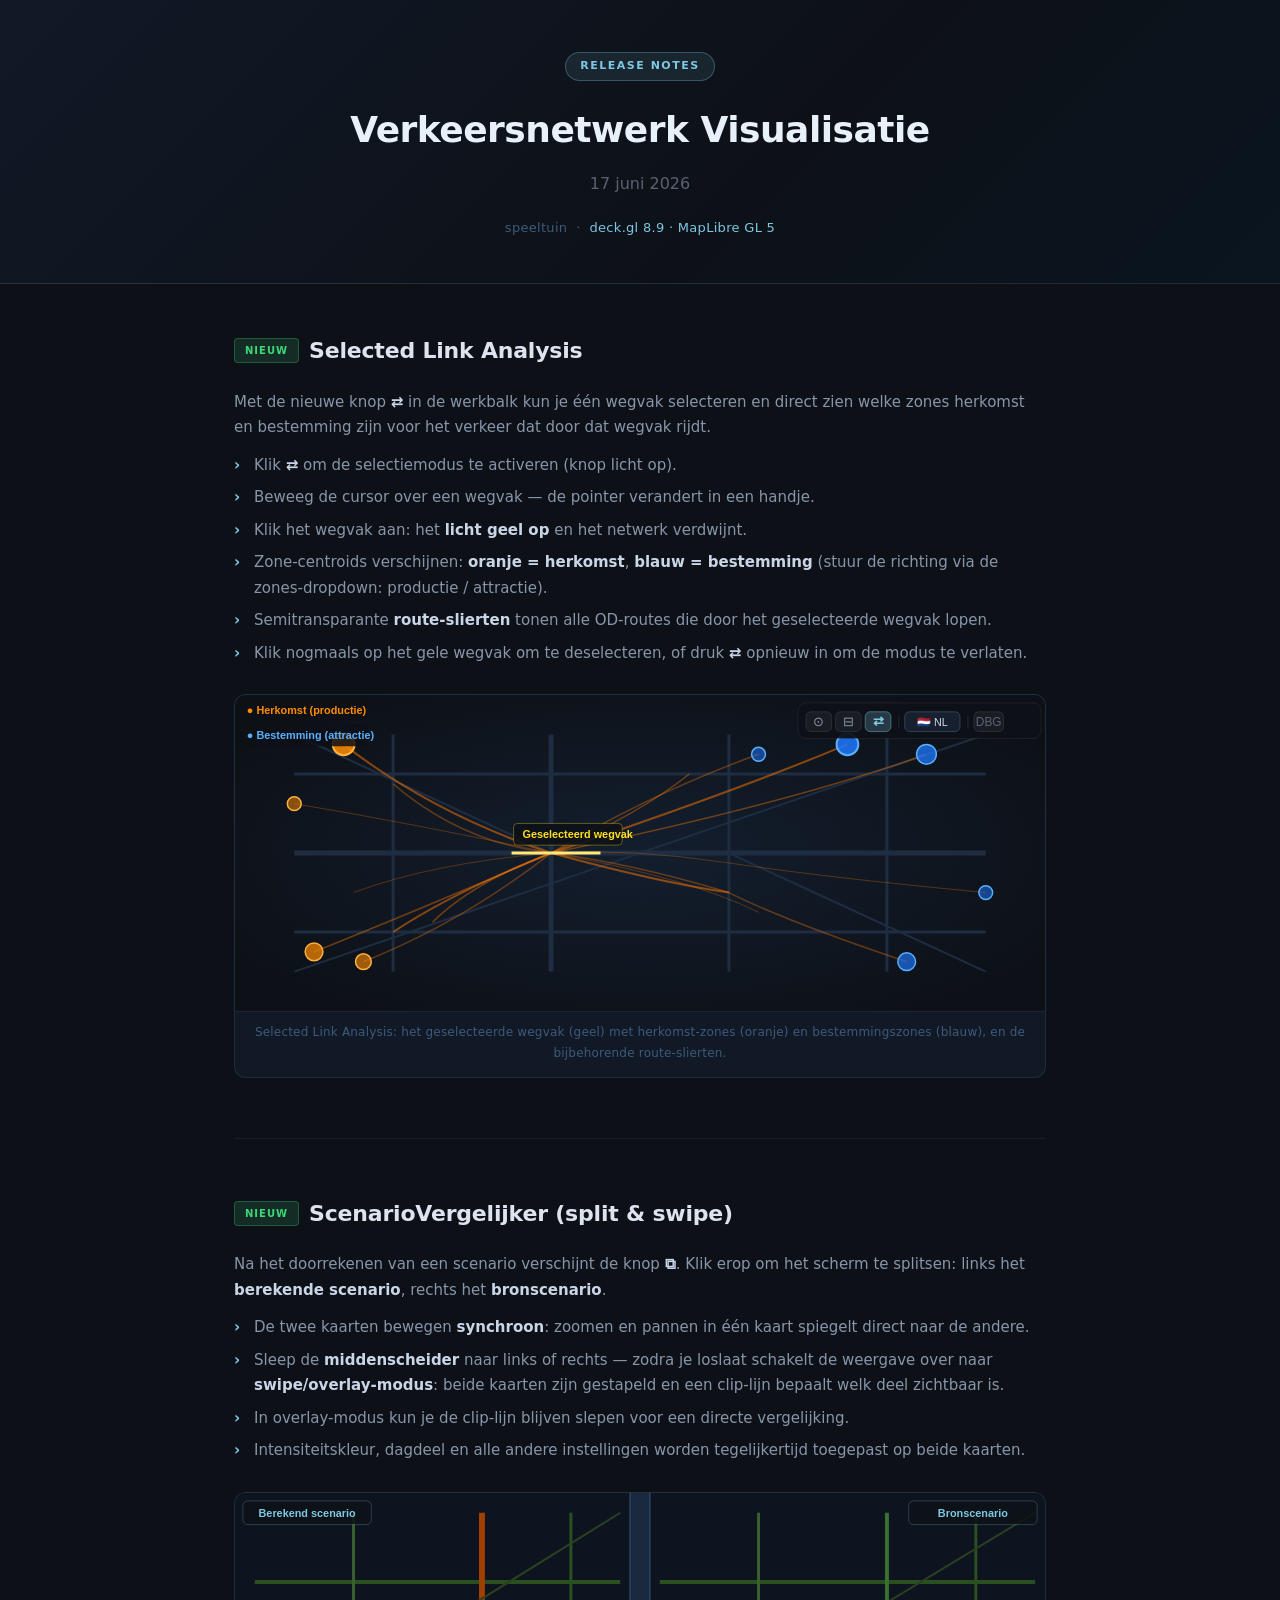
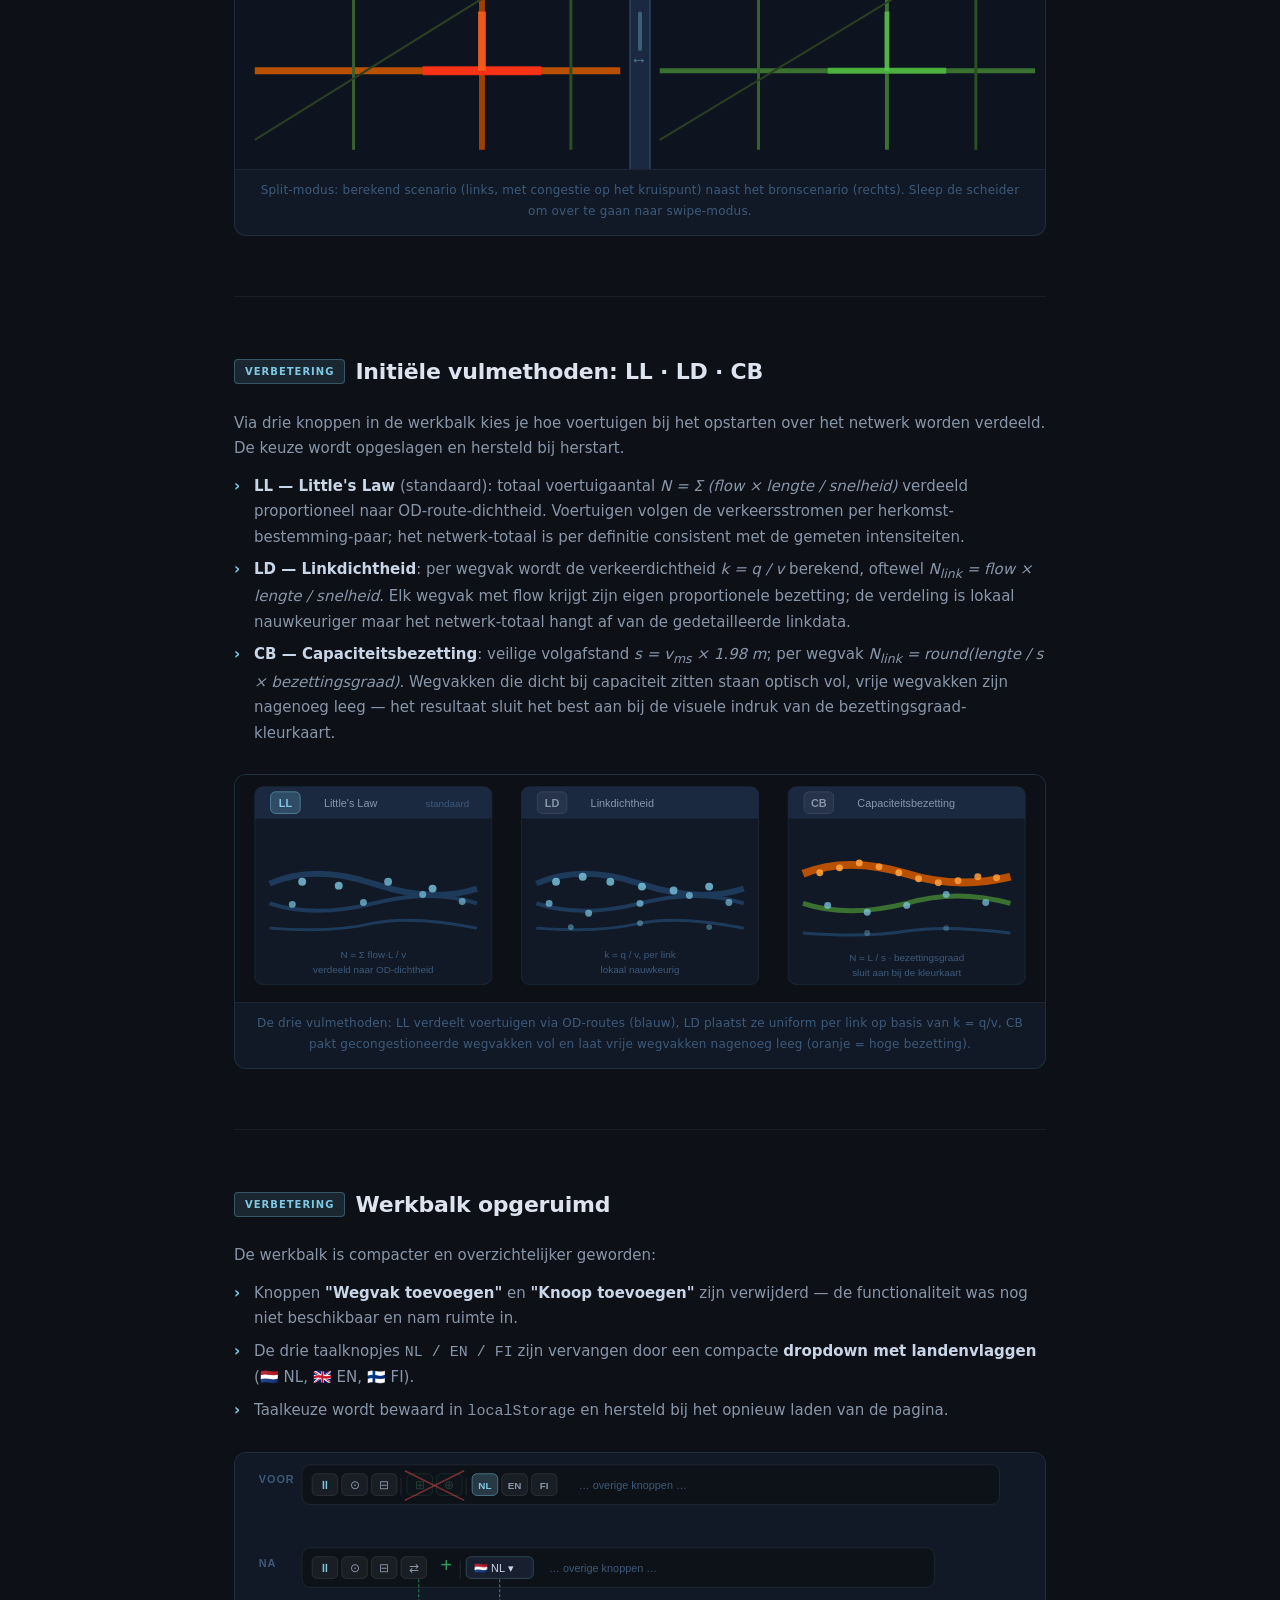
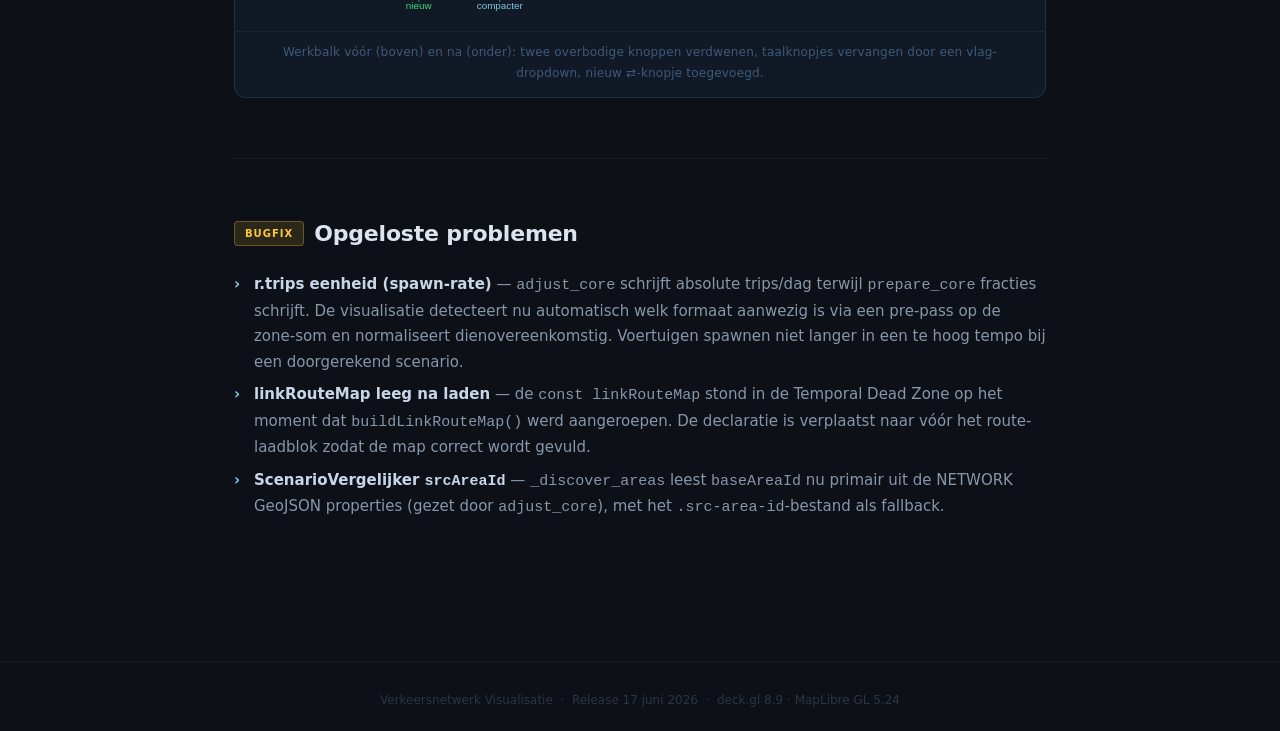
<file: release-notes-2026-06-17.html>
<!DOCTYPE html>
<html lang="nl">
<head>
  <meta charset="UTF-8"/>
  <meta name="viewport" content="width=device-width, initial-scale=1.0"/>
  <title>Release Notes — 17 juni 2026</title>
  <style>
    * { margin: 0; padding: 0; box-sizing: border-box; }
    html { scroll-behavior: smooth; }
    body {
      font-family: 'Segoe UI', system-ui, sans-serif;
      background: #0d1117;
      color: #c9d6e8;
      line-height: 1.7;
      font-size: 15px;
    }

    /* ── Header ─────────────────────────────────────────────────────── */
    header {
      background: linear-gradient(135deg, #111927 0%, #0d1117 60%, #0a1520 100%);
      border-bottom: 1px solid rgba(126,200,227,0.15);
      padding: 52px 0 44px;
      text-align: center;
    }
    header .tag {
      display: inline-block;
      font-size: 11px; font-weight: 700; letter-spacing: 1.5px;
      text-transform: uppercase; color: #7ec8e3;
      background: rgba(126,200,227,0.1);
      border: 1px solid rgba(126,200,227,0.3);
      border-radius: 20px; padding: 4px 14px; margin-bottom: 18px;
    }
    header h1 {
      font-size: 36px; font-weight: 700; color: #e8f0fa;
      letter-spacing: -0.5px; margin-bottom: 10px;
    }
    header p.subtitle {
      font-size: 16px; color: #5a6272; margin-top: 6px;
    }
    header .version {
      margin-top: 20px;
      font-size: 13px; color: #3d5a7a;
      letter-spacing: 0.3px;
    }
    header .version span {
      color: #7ec8e3;
    }

    /* ── Layout ─────────────────────────────────────────────────────── */
    main {
      max-width: 860px;
      margin: 0 auto;
      padding: 48px 24px 80px;
    }

    /* ── Section ────────────────────────────────────────────────────── */
    section {
      margin-bottom: 60px;
    }
    .section-label {
      display: flex; align-items: center; gap: 10px;
      margin-bottom: 20px;
    }
    .section-label .badge {
      font-size: 10px; font-weight: 700; letter-spacing: 1px;
      text-transform: uppercase; padding: 3px 10px; border-radius: 4px;
      flex-shrink: 0;
    }
    .badge-new     { background: rgba(60,200,120,0.15); color: #3cd878; border: 1px solid rgba(60,200,120,0.3); }
    .badge-fix     { background: rgba(255,200,60,0.12); color: #ffc83c; border: 1px solid rgba(255,200,60,0.3); }
    .badge-improve { background: rgba(126,200,227,0.12); color: #7ec8e3; border: 1px solid rgba(126,200,227,0.3); }
    .section-label h2 {
      font-size: 22px; font-weight: 600; color: #dde4f0;
      letter-spacing: -0.2px;
    }
    .section-body p {
      color: #8896aa; margin-bottom: 12px;
    }
    .section-body p strong { color: #c9d6e8; }
    .section-body ul {
      margin: 10px 0 14px 0; padding-left: 0; list-style: none;
    }
    .section-body ul li {
      position: relative; padding-left: 20px; margin-bottom: 7px;
      color: #8896aa;
    }
    .section-body ul li::before {
      content: '›'; position: absolute; left: 0;
      color: #7ec8e3; font-weight: 700;
    }
    .section-body ul li strong { color: #c9d6e8; }

    /* ── Illustration containers ─────────────────────────────────────── */
    .illustration {
      margin: 28px 0;
      background: #111927;
      border: 1px solid rgba(126,200,227,0.12);
      border-radius: 12px;
      overflow: hidden;
    }
    .illustration figcaption {
      font-size: 12px; color: #3d5a7a;
      text-align: center; padding: 10px 16px 14px;
      border-top: 1px solid rgba(255,255,255,0.05);
      letter-spacing: 0.2px;
    }

    /* ── Divider ────────────────────────────────────────────────────── */
    hr {
      border: none;
      border-top: 1px solid rgba(255,255,255,0.05);
      margin: 0 0 56px;
    }

    /* ── Footer ─────────────────────────────────────────────────────── */
    footer {
      text-align: center; padding: 28px;
      border-top: 1px solid rgba(255,255,255,0.05);
      font-size: 12px; color: #2a3545;
    }
  </style>
</head>
<body>

<header>
  <div class="tag">Release Notes</div>
  <h1>Verkeersnetwerk Visualisatie</h1>
  <p class="subtitle">17 juni 2026</p>
  <div class="version">speeltuin &nbsp;·&nbsp; <span>deck.gl 8.9 · MapLibre GL 5</span></div>
</header>

<main>

  <!-- ═══════════════════════════════════════════════════════════════ -->
  <!-- 1. Selected Link Analysis                                       -->
  <!-- ═══════════════════════════════════════════════════════════════ -->
  <section>
    <div class="section-label">
      <span class="badge badge-new">Nieuw</span>
      <h2>Selected Link Analysis</h2>
    </div>
    <div class="section-body">
      <p>
        Met de nieuwe knop <strong>⇄</strong> in de werkbalk kun je één wegvak selecteren
        en direct zien welke zones herkomst en bestemming zijn voor het verkeer
        dat door dat wegvak rijdt.
      </p>
      <ul>
        <li>Klik <strong>⇄</strong> om de selectiemodus te activeren (knop licht op).</li>
        <li>Beweeg de cursor over een wegvak — de pointer verandert in een handje.</li>
        <li>Klik het wegvak aan: het <strong>licht geel op</strong> en het netwerk verdwijnt.</li>
        <li>Zone-centroids verschijnen: <strong>oranje = herkomst</strong>, <strong>blauw = bestemming</strong>
            (stuur de richting via de zones-dropdown: productie / attractie).</li>
        <li>Semitransparante <strong>route-slierten</strong> tonen alle OD-routes die door het
            geselecteerde wegvak lopen.</li>
        <li>Klik nogmaals op het gele wegvak om te deselecteren, of druk <strong>⇄</strong>
            opnieuw in om de modus te verlaten.</li>
      </ul>
    </div>

    <!-- Illustration A: Selected link with zones -->
    <figure class="illustration">
      <svg viewBox="0 0 820 320" xmlns="http://www.w3.org/2000/svg" style="display:block;width:100%">
        <defs>
          <radialGradient id="gBg" cx="50%" cy="50%" r="60%">
            <stop offset="0%" stop-color="#131e2e"/>
            <stop offset="100%" stop-color="#0d1117"/>
          </radialGradient>
          <!-- Glow for selected link -->
          <filter id="glow">
            <feGaussianBlur stdDeviation="3" result="blur"/>
            <feMerge><feMergeNode in="blur"/><feMergeNode in="SourceGraphic"/></feMerge>
          </filter>
          <filter id="softglow">
            <feGaussianBlur stdDeviation="6" result="blur"/>
            <feMerge><feMergeNode in="blur"/><feMergeNode in="SourceGraphic"/></feMerge>
          </filter>
        </defs>

        <rect width="820" height="320" fill="url(#gBg)"/>

        <!-- ── Background network (dimmed) ── -->
        <!-- horizontal roads -->
        <line x1="60"  y1="80"  x2="760" y2="80"  stroke="#1e2d42" stroke-width="3"/>
        <line x1="60"  y1="160" x2="760" y2="160" stroke="#1e2d42" stroke-width="5"/>
        <line x1="60"  y1="240" x2="760" y2="240" stroke="#1e2d42" stroke-width="3"/>
        <!-- vertical roads -->
        <line x1="160" y1="40"  x2="160" y2="280" stroke="#1e2d42" stroke-width="3"/>
        <line x1="320" y1="40"  x2="320" y2="280" stroke="#1e2d42" stroke-width="5"/>
        <line x1="500" y1="40"  x2="500" y2="280" stroke="#1e2d42" stroke-width="3"/>
        <line x1="660" y1="40"  x2="660" y2="280" stroke="#1e2d42" stroke-width="3"/>
        <!-- diagonals -->
        <line x1="60"  y1="280" x2="760" y2="40"  stroke="#1e2d42" stroke-width="2"/>
        <line x1="60"  y1="40"  x2="320" y2="160" stroke="#1e2d42" stroke-width="2"/>
        <line x1="500" y1="160" x2="760" y2="280" stroke="#1e2d42" stroke-width="2"/>

        <!-- ── Route slierten (oranje, halftransparant) ── -->
        <path d="M 110,50  Q 200,120 320,160 Q 430,190 500,200" stroke="#ff7800" stroke-width="2" fill="none" opacity="0.5"/>
        <path d="M 80,260  Q 180,220 320,160 Q 410,120 460,80"  stroke="#ff7800" stroke-width="1.5" fill="none" opacity="0.4"/>
        <path d="M 130,270 Q 230,230 320,160 Q 420,100 530,60"  stroke="#ff7800" stroke-width="1.5" fill="none" opacity="0.35"/>
        <path d="M 620,50  Q 500,100 320,160 Q 220,200 160,240" stroke="#ff7800" stroke-width="2" fill="none" opacity="0.5"/>
        <path d="M 700,60  Q 560,110 320,160 Q 240,190 200,230" stroke="#ff7800" stroke-width="1.5" fill="none" opacity="0.4"/>
        <path d="M 680,270 Q 560,230 500,200 Q 400,170 320,160 Q 230,150 160,90" stroke="#ff7800" stroke-width="1.5" fill="none" opacity="0.35"/>
        <path d="M 60,110  Q 180,130 320,160 Q 460,185 530,220" stroke="#ff7800" stroke-width="1" fill="none" opacity="0.3"/>
        <path d="M 760,200 Q 600,185 500,170 Q 400,155 320,160 Q 200,170 120,200" stroke="#ff7800" stroke-width="1" fill="none" opacity="0.3"/>

        <!-- ── Selected link (geel, dik, glow) ── -->
        <line x1="280" y1="160" x2="370" y2="160" stroke="#ffe020" stroke-width="8" filter="url(#glow)" opacity="0.9"/>
        <line x1="280" y1="160" x2="370" y2="160" stroke="#ffe97a" stroke-width="3"/>

        <!-- ── Zone centroids ── -->
        <!-- Herkomst (oranje) -->
        <circle cx="110" cy="50"  r="11" fill="#ff8c00" fill-opacity="0.85" stroke="#ffb040" stroke-width="2"/>
        <circle cx="80"  cy="260" r="9"  fill="#ff8c00" fill-opacity="0.7"  stroke="#ffb040" stroke-width="1.5"/>
        <circle cx="130" cy="270" r="8"  fill="#ff8c00" fill-opacity="0.6"  stroke="#ffb040" stroke-width="1.5"/>
        <circle cx="60"  cy="110" r="7"  fill="#ff8c00" fill-opacity="0.5"  stroke="#ffb040" stroke-width="1.5"/>
        <!-- Bestemming (blauw) -->
        <circle cx="620" cy="50"  r="11" fill="#1e78ff" fill-opacity="0.85" stroke="#5ab0ff" stroke-width="2"/>
        <circle cx="700" cy="60"  r="10" fill="#1e78ff" fill-opacity="0.75" stroke="#5ab0ff" stroke-width="1.5"/>
        <circle cx="680" cy="270" r="9"  fill="#1e78ff" fill-opacity="0.65" stroke="#5ab0ff" stroke-width="1.5"/>
        <circle cx="760" cy="200" r="7"  fill="#1e78ff" fill-opacity="0.5"  stroke="#5ab0ff" stroke-width="1.5"/>
        <circle cx="530" cy="60"  r="7"  fill="#1e78ff" fill-opacity="0.5"  stroke="#5ab0ff" stroke-width="1.5"/>

        <!-- ── Labels ── -->
        <rect x="4" y="4" width="130" height="22" rx="4" fill="rgba(13,17,23,0.85)"/>
        <text x="12" y="19" font-family="Segoe UI,sans-serif" font-size="11" fill="#ff8c00" font-weight="600">● Herkomst (productie)</text>

        <rect x="4" y="30" width="130" height="22" rx="4" fill="rgba(13,17,23,0.85)"/>
        <text x="12" y="45" font-family="Segoe UI,sans-serif" font-size="11" fill="#5ab0ff" font-weight="600">● Bestemming (attractie)</text>

        <!-- Selected link label -->
        <rect x="282" y="130" width="110" height="22" rx="4" fill="rgba(13,17,23,0.9)" stroke="rgba(255,224,32,0.35)" stroke-width="1"/>
        <text x="291" y="145" font-family="Segoe UI,sans-serif" font-size="11" fill="#ffe020" font-weight="700">Geselecteerd wegvak</text>

        <!-- ── Toolbar strip (top right) ── -->
        <rect x="570" y="8" width="246" height="36" rx="8" fill="rgba(13,17,23,0.93)" stroke="rgba(255,255,255,0.07)" stroke-width="1"/>
        <rect x="578" y="17" width="26" height="20" rx="5" fill="rgba(255,255,255,0.05)" stroke="rgba(255,255,255,0.1)" stroke-width="1"/>
        <text x="591" y="31" font-family="Segoe UI,sans-serif" font-size="13" fill="#8896aa" text-anchor="middle">⊙</text>
        <rect x="608" y="17" width="26" height="20" rx="5" fill="rgba(255,255,255,0.05)" stroke="rgba(255,255,255,0.1)" stroke-width="1"/>
        <text x="621" y="31" font-family="Segoe UI,sans-serif" font-size="13" fill="#8896aa" text-anchor="middle">⊟</text>
        <!-- Active selectedLinkBtn -->
        <rect x="638" y="17" width="26" height="20" rx="5" fill="rgba(126,200,227,0.22)" stroke="rgba(126,200,227,0.45)" stroke-width="1"/>
        <text x="651" y="31" font-family="Segoe UI,sans-serif" font-size="13" fill="#7ec8e3" text-anchor="middle" font-weight="700">⇄</text>
        <line x1="672" y1="21" x2="672" y2="33" stroke="rgba(255,255,255,0.1)" stroke-width="1"/>
        <rect x="678" y="17" width="56" height="20" rx="5" fill="rgba(26,34,51,0.9)" stroke="rgba(126,200,227,0.25)" stroke-width="1"/>
        <text x="706" y="31" font-family="Segoe UI,sans-serif" font-size="11" fill="#c9d6e8" text-anchor="middle">🇳🇱 NL</text>
        <line x1="742" y1="21" x2="742" y2="33" stroke="rgba(255,255,255,0.1)" stroke-width="1"/>
        <rect x="748" y="17" width="30" height="20" rx="5" fill="rgba(255,255,255,0.05)" stroke="rgba(255,255,255,0.1)" stroke-width="1"/>
        <text x="763" y="31" font-family="Segoe UI,sans-serif" font-size="12" fill="#5a6272" text-anchor="middle">DBG</text>
      </svg>
      <figcaption>Selected Link Analysis: het geselecteerde wegvak (geel) met herkomst-zones (oranje) en bestemmingszones (blauw), en de bijbehorende route-slierten.</figcaption>
    </figure>
  </section>

  <hr/>

  <!-- ═══════════════════════════════════════════════════════════════ -->
  <!-- 2. ScenarioVergelijker                                          -->
  <!-- ═══════════════════════════════════════════════════════════════ -->
  <section>
    <div class="section-label">
      <span class="badge badge-new">Nieuw</span>
      <h2>ScenarioVergelijker (split &amp; swipe)</h2>
    </div>
    <div class="section-body">
      <p>
        Na het doorrekenen van een scenario verschijnt de knop <strong>⧉</strong>.
        Klik erop om het scherm te splitsen: links het <strong>berekende scenario</strong>,
        rechts het <strong>bronscenario</strong>.
      </p>
      <ul>
        <li>De twee kaarten bewegen <strong>synchroon</strong>: zoomen en pannen in één kaart
            spiegelt direct naar de andere.</li>
        <li>Sleep de <strong>middenscheider</strong> naar links of rechts — zodra je loslaat
            schakelt de weergave over naar <strong>swipe/overlay-modus</strong>:
            beide kaarten zijn gestapeld en een clip-lijn bepaalt welk deel zichtbaar is.</li>
        <li>In overlay-modus kun je de clip-lijn blijven slepen voor een directe vergelijking.</li>
        <li>Intensiteitskleur, dagdeel en alle andere instellingen worden tegelijkertijd
            toegepast op beide kaarten.</li>
      </ul>
    </div>

    <!-- Illustration B: Split view -->
    <figure class="illustration">
      <svg viewBox="0 0 820 280" xmlns="http://www.w3.org/2000/svg" style="display:block;width:100%">
        <defs>
          <clipPath id="leftClip"><rect x="0" y="0" width="400" height="280"/></clipPath>
          <clipPath id="rightClip"><rect x="420" y="0" width="400" height="280"/></clipPath>
        </defs>

        <!-- Left pane background -->
        <rect x="0" y="0" width="400" height="280" fill="#0d1420"/>
        <!-- Right pane background -->
        <rect x="420" y="0" width="400" height="280" fill="#0d1420"/>
        <!-- Splitter -->
        <rect x="399" y="0" width="22" height="280" fill="#1a2840" stroke="none"/>
        <line x1="400" y1="0"   x2="400" y2="280" stroke="rgba(61,90,122,0.8)" stroke-width="1"/>
        <line x1="420" y1="0"   x2="420" y2="280" stroke="rgba(61,90,122,0.8)" stroke-width="1"/>
        <!-- Grip -->
        <rect x="408" y="120" width="4" height="40" rx="2" fill="rgba(126,200,227,0.35)"/>

        <!-- ── Left: calculated scenario (warmer colors, more congestion) ── -->
        <g clip-path="url(#leftClip)">
          <!-- roads -->
          <line x1="20"  y1="90"  x2="390" y2="90"  stroke="#2a5020" stroke-width="4"/>
          <line x1="20"  y1="180" x2="390" y2="180" stroke="#b85000" stroke-width="7"/>
          <line x1="120" y1="20"  x2="120" y2="260" stroke="#3a6030" stroke-width="3"/>
          <line x1="250" y1="20"  x2="250" y2="260" stroke="#a04000" stroke-width="6"/>
          <line x1="340" y1="20"  x2="340" y2="260" stroke="#2a5020" stroke-width="3"/>
          <line x1="20"  y1="250" x2="390" y2="20"  stroke="#2a4020" stroke-width="2"/>
          <!-- congested link (red/orange) -->
          <line x1="190" y1="180" x2="310" y2="180" stroke="#ff3018" stroke-width="9" opacity="0.9"/>
          <line x1="250" y1="120" x2="250" y2="180" stroke="#ff6020" stroke-width="8" opacity="0.8"/>
        </g>

        <!-- ── Right: source scenario (cooler, lighter traffic) ── -->
        <g clip-path="url(#rightClip)">
          <line x1="430" y1="90"  x2="810" y2="90"  stroke="#2a5020" stroke-width="4"/>
          <line x1="430" y1="180" x2="810" y2="180" stroke="#3a7030" stroke-width="5"/>
          <line x1="530" y1="20"  x2="530" y2="260" stroke="#3a6030" stroke-width="3"/>
          <line x1="660" y1="20"  x2="660" y2="260" stroke="#3a7030" stroke-width="4"/>
          <line x1="750" y1="20"  x2="750" y2="260" stroke="#2a5020" stroke-width="3"/>
          <line x1="430" y1="250" x2="810" y2="20"  stroke="#2a4020" stroke-width="2"/>
          <!-- lighter traffic -->
          <line x1="600" y1="180" x2="720" y2="180" stroke="#50c040" stroke-width="6" opacity="0.8"/>
          <line x1="660" y1="120" x2="660" y2="180" stroke="#60d050" stroke-width="5" opacity="0.7"/>
        </g>

        <!-- Badges -->
        <rect x="8"   y="8" width="130" height="24" rx="5" fill="rgba(13,17,23,0.85)" stroke="rgba(126,200,227,0.25)" stroke-width="1"/>
        <text x="73"  y="24" font-family="Segoe UI,sans-serif" font-size="11" fill="#7ec8e3" font-weight="600" text-anchor="middle">Berekend scenario</text>

        <rect x="682" y="8" width="130" height="24" rx="5" fill="rgba(13,17,23,0.85)" stroke="rgba(126,200,227,0.25)" stroke-width="1"/>
        <text x="747" y="24" font-family="Segoe UI,sans-serif" font-size="11" fill="#7ec8e3" font-weight="600" text-anchor="middle">Bronscenario</text>

        <!-- Drag hint -->
        <text x="409" y="175" font-family="Segoe UI,sans-serif" font-size="18" fill="rgba(126,200,227,0.5)" text-anchor="middle">↔</text>
      </svg>
      <figcaption>Split-modus: berekend scenario (links, met congestie op het kruispunt) naast het bronscenario (rechts). Sleep de scheider om over te gaan naar swipe-modus.</figcaption>
    </figure>
  </section>

  <hr/>

  <!-- ═══════════════════════════════════════════════════════════════ -->
  <!-- 3. Initiële vulmethoden                                         -->
  <!-- ═══════════════════════════════════════════════════════════════ -->
  <section>
    <div class="section-label">
      <span class="badge badge-improve">Verbetering</span>
      <h2>Initiële vulmethoden: LL · LD · CB</h2>
    </div>
    <div class="section-body">
      <p>
        Via drie knoppen in de werkbalk kies je hoe voertuigen bij het opstarten over
        het netwerk worden verdeeld. De keuze wordt opgeslagen en hersteld bij herstart.
      </p>
      <ul>
        <li>
          <strong>LL — Little's Law</strong> (standaard): totaal voertuigaantal
          <em>N = Σ (flow × lengte / snelheid)</em> verdeeld proportioneel naar
          OD-route-dichtheid. Voertuigen volgen de verkeersstromen per herkomst-bestemming-paar;
          het netwerk-totaal is per definitie consistent met de gemeten intensiteiten.
        </li>
        <li>
          <strong>LD — Linkdichtheid</strong>: per wegvak wordt de verkeerdichtheid
          <em>k = q / v</em> berekend, oftewel <em>N<sub>link</sub> = flow × lengte / snelheid</em>.
          Elk wegvak met flow krijgt zijn eigen proportionele bezetting; de verdeling is
          lokaal nauwkeuriger maar het netwerk-totaal hangt af van de gedetailleerde linkdata.
        </li>
        <li>
          <strong>CB — Capaciteitsbezetting</strong>: veilige volgafstand
          <em>s = v<sub>ms</sub> × 1.98 m</em>; per wegvak
          <em>N<sub>link</sub> = round(lengte / s × bezettingsgraad)</em>.
          Wegvakken die dicht bij capaciteit zitten staan optisch vol, vrije wegvakken
          zijn nagenoeg leeg — het resultaat sluit het best aan bij de visuele indruk
          van de bezettingsgraad-kleurkaart.
        </li>
      </ul>
    </div>

    <!-- Illustration: drie vulmethoden naast elkaar -->
    <figure class="illustration">
      <svg viewBox="0 0 820 230" xmlns="http://www.w3.org/2000/svg" style="display:block;width:100%">
        <rect width="820" height="230" fill="#0d1117"/>

        <!-- ── Column headers ── -->
        <!-- LL -->
        <rect x="20"  y="12" width="240" height="200" rx="8" fill="#111927" stroke="rgba(126,200,227,0.1)" stroke-width="1"/>
        <rect x="20"  y="12" width="240" height="32"  rx="8" fill="#1a2840"/>
        <rect x="20"  y="36" width="240" height="8"   fill="#1a2840"/>
        <rect x="36"  y="17" width="30" height="22" rx="5" fill="rgba(126,200,227,0.22)" stroke="rgba(126,200,227,0.45)" stroke-width="1"/>
        <text x="51"  y="32" font-family="Segoe UI,sans-serif" font-size="11" fill="#7ec8e3" font-weight="700" text-anchor="middle">LL</text>
        <text x="90"  y="32" font-family="Segoe UI,sans-serif" font-size="11" fill="#8896aa">Little's Law</text>
        <text x="215" y="32" font-family="Segoe UI,sans-serif" font-size="10" fill="#3d5a7a" text-anchor="middle">standaard</text>

        <!-- LD -->
        <rect x="290" y="12" width="240" height="200" rx="8" fill="#111927" stroke="rgba(126,200,227,0.1)" stroke-width="1"/>
        <rect x="290" y="12" width="240" height="32"  rx="8" fill="#1a2840"/>
        <rect x="290" y="36" width="240" height="8"   fill="#1a2840"/>
        <rect x="306" y="17" width="30" height="22" rx="5" fill="rgba(255,255,255,0.05)" stroke="rgba(255,255,255,0.1)" stroke-width="1"/>
        <text x="321" y="32" font-family="Segoe UI,sans-serif" font-size="11" fill="#8896aa" font-weight="700" text-anchor="middle">LD</text>
        <text x="360" y="32" font-family="Segoe UI,sans-serif" font-size="11" fill="#8896aa">Linkdichtheid</text>

        <!-- CB -->
        <rect x="560" y="12" width="240" height="200" rx="8" fill="#111927" stroke="rgba(126,200,227,0.1)" stroke-width="1"/>
        <rect x="560" y="12" width="240" height="32"  rx="8" fill="#1a2840"/>
        <rect x="560" y="36" width="240" height="8"   fill="#1a2840"/>
        <rect x="576" y="17" width="30" height="22" rx="5" fill="rgba(255,255,255,0.05)" stroke="rgba(255,255,255,0.1)" stroke-width="1"/>
        <text x="591" y="32" font-family="Segoe UI,sans-serif" font-size="11" fill="#8896aa" font-weight="700" text-anchor="middle">CB</text>
        <text x="630" y="32" font-family="Segoe UI,sans-serif" font-size="11" fill="#8896aa">Capaciteitsbezetting</text>

        <!-- ── LL diagram: OD-route corridors, gespreide voertuigen ── -->
        <!-- routes (lichtblauw) -->
        <path d="M 35,110 Q 80,90 140,110 Q 200,130 245,115" stroke="#1e3a5a" stroke-width="6" fill="none"/>
        <path d="M 35,130 Q 80,145 140,130 Q 200,115 245,130" stroke="#1e3a5a" stroke-width="4" fill="none"/>
        <path d="M 35,155 Q 100,160 140,150 Q 180,142 245,155" stroke="#1e3a5a" stroke-width="3" fill="none"/>
        <!-- OD-gebaseerde voertuigen, geclusterd per route maar niet op elke link -->
        <circle cx="68"  cy="108" r="4" fill="#7ec8e3" opacity="0.8"/>
        <circle cx="105" cy="112" r="4" fill="#7ec8e3" opacity="0.8"/>
        <circle cx="155" cy="108" r="4" fill="#7ec8e3" opacity="0.75"/>
        <circle cx="200" cy="115" r="4" fill="#7ec8e3" opacity="0.8"/>
        <circle cx="58"  cy="131" r="3.5" fill="#7ec8e3" opacity="0.7"/>
        <circle cx="130" cy="129" r="3.5" fill="#7ec8e3" opacity="0.7"/>
        <circle cx="190" cy="121" r="3.5" fill="#7ec8e3" opacity="0.7"/>
        <circle cx="230" cy="128" r="3.5" fill="#7ec8e3" opacity="0.65"/>
        <!-- lege link rechts onderaan (geen OD-route) -->
        <!-- formula label -->
        <text x="140" y="185" font-family="Segoe UI,sans-serif" font-size="10" fill="#3d5a7a" text-anchor="middle">N = Σ flow·L / v</text>
        <text x="140" y="200" font-family="Segoe UI,sans-serif" font-size="10" fill="#3d5a7a" text-anchor="middle">verdeeld naar OD-dichtheid</text>

        <!-- ── LD diagram: elke link heeft eigen bezetting k=q/v ── -->
        <path d="M 305,110 Q 350,90 410,110 Q 470,130 515,115" stroke="#1e3a5a" stroke-width="6" fill="none"/>
        <path d="M 305,130 Q 350,145 410,130 Q 470,115 515,130" stroke="#1e3a5a" stroke-width="4" fill="none"/>
        <path d="M 305,155 Q 370,160 410,150 Q 450,142 515,155" stroke="#1e3a5a" stroke-width="3" fill="none"/>
        <!-- LD: voertuigen gelijkmatig per link, ook op de derde (lichtere) link -->
        <circle cx="325" cy="108" r="4" fill="#7ec8e3" opacity="0.8"/>
        <circle cx="352" cy="103" r="4" fill="#7ec8e3" opacity="0.8"/>
        <circle cx="380" cy="108" r="4" fill="#7ec8e3" opacity="0.8"/>
        <circle cx="412" cy="113" r="4" fill="#7ec8e3" opacity="0.8"/>
        <circle cx="444" cy="117" r="4" fill="#7ec8e3" opacity="0.75"/>
        <circle cx="480" cy="113" r="4" fill="#7ec8e3" opacity="0.8"/>
        <circle cx="318" cy="130" r="3.5" fill="#7ec8e3" opacity="0.7"/>
        <circle cx="358" cy="140" r="3.5" fill="#7ec8e3" opacity="0.7"/>
        <circle cx="410" cy="130" r="3.5" fill="#7ec8e3" opacity="0.7"/>
        <circle cx="460" cy="122" r="3.5" fill="#7ec8e3" opacity="0.7"/>
        <circle cx="500" cy="129" r="3.5" fill="#7ec8e3" opacity="0.65"/>
        <!-- lichter bezette link onderaan -->
        <circle cx="340" cy="154" r="3" fill="#7ec8e3" opacity="0.45"/>
        <circle cx="410" cy="150" r="3" fill="#7ec8e3" opacity="0.45"/>
        <circle cx="480" cy="154" r="3" fill="#7ec8e3" opacity="0.4"/>
        <text x="410" y="185" font-family="Segoe UI,sans-serif" font-size="10" fill="#3d5a7a" text-anchor="middle">k = q / v, per link</text>
        <text x="410" y="200" font-family="Segoe UI,sans-serif" font-size="10" fill="#3d5a7a" text-anchor="middle">lokaal nauwkeurig</text>

        <!-- ── CB diagram: gecongestioneerde links vol, vrije links leeg ── -->
        <!-- drukke bovenste link (bezetting ~85%) -->
        <path d="M 575,100 Q 620,82 680,100 Q 730,116 785,103" stroke="#b85000" stroke-width="8" fill="none"/>
        <!-- middellijn (bezetting ~50%) -->
        <path d="M 575,130 Q 620,145 680,130 Q 730,115 785,130" stroke="#3a7030" stroke-width="5" fill="none"/>
        <!-- dunne onderste link (bezetting ~15%) -->
        <path d="M 575,160 Q 640,165 680,158 Q 720,152 785,160" stroke="#1e3a5a" stroke-width="3" fill="none"/>

        <!-- CB: drukke link vol gepakt -->
        <circle cx="592" cy="99"  r="3.5" fill="#ffa040" opacity="0.9"/>
        <circle cx="612" cy="94"  r="3.5" fill="#ffa040" opacity="0.9"/>
        <circle cx="632" cy="89"  r="3.5" fill="#ffa040" opacity="0.9"/>
        <circle cx="652" cy="93"  r="3.5" fill="#ffa040" opacity="0.9"/>
        <circle cx="672" cy="99"  r="3.5" fill="#ffa040" opacity="0.9"/>
        <circle cx="692" cy="105" r="3.5" fill="#ffa040" opacity="0.9"/>
        <circle cx="712" cy="109" r="3.5" fill="#ffa040" opacity="0.85"/>
        <circle cx="732" cy="107" r="3.5" fill="#ffa040" opacity="0.85"/>
        <circle cx="752" cy="103" r="3.5" fill="#ffa040" opacity="0.85"/>
        <circle cx="771" cy="104" r="3.5" fill="#ffa040" opacity="0.8"/>
        <!-- middellijn half vol -->
        <circle cx="600" cy="132" r="3.5" fill="#7ec8e3" opacity="0.75"/>
        <circle cx="640" cy="139" r="3.5" fill="#7ec8e3" opacity="0.75"/>
        <circle cx="680" cy="132" r="3.5" fill="#7ec8e3" opacity="0.75"/>
        <circle cx="720" cy="121" r="3.5" fill="#7ec8e3" opacity="0.7"/>
        <circle cx="760" cy="129" r="3.5" fill="#7ec8e3" opacity="0.7"/>
        <!-- vrije link bijna leeg -->
        <circle cx="640" cy="160" r="3" fill="#7ec8e3" opacity="0.35"/>
        <circle cx="720" cy="155" r="3" fill="#7ec8e3" opacity="0.3"/>
        <text x="680" y="188" font-family="Segoe UI,sans-serif" font-size="10" fill="#3d5a7a" text-anchor="middle">N = L / s · bezettingsgraad</text>
        <text x="680" y="203" font-family="Segoe UI,sans-serif" font-size="10" fill="#3d5a7a" text-anchor="middle">sluit aan bij de kleurkaart</text>
      </svg>
      <figcaption>De drie vulmethoden: LL verdeelt voertuigen via OD-routes (blauw), LD plaatst ze uniform per link op basis van k = q/v, CB pakt gecongestioneerde wegvakken vol en laat vrije wegvakken nagenoeg leeg (oranje = hoge bezetting).</figcaption>
    </figure>
  </section>

  <hr/>
  <section>
    <div class="section-label">
      <span class="badge badge-improve">Verbetering</span>
      <h2>Werkbalk opgeruimd</h2>
    </div>
    <div class="section-body">
      <p>
        De werkbalk is compacter en overzichtelijker geworden:
      </p>
      <ul>
        <li>Knoppen <strong>"Wegvak toevoegen"</strong> en <strong>"Knoop toevoegen"</strong>
            zijn verwijderd — de functionaliteit was nog niet beschikbaar en nam ruimte in.</li>
        <li>De drie taalknopjes <code>NL / EN / FI</code> zijn vervangen door een compacte
            <strong>dropdown met landenvlaggen</strong> (🇳🇱 NL, 🇬🇧 EN, 🇫🇮 FI).</li>
        <li>Taalkeuze wordt bewaard in <code>localStorage</code> en hersteld bij het
            opnieuw laden van de pagina.</li>
      </ul>
    </div>

    <!-- Illustration C: Before / After toolbar -->
    <figure class="illustration">
      <svg viewBox="0 0 820 180" xmlns="http://www.w3.org/2000/svg" style="display:block;width:100%">
        <rect width="820" height="180" fill="#111927"/>

        <!-- Labels -->
        <text x="24" y="30" font-family="Segoe UI,sans-serif" font-size="11" fill="#3d5a7a" font-weight="700" letter-spacing="1">VOOR</text>
        <text x="24" y="115" font-family="Segoe UI,sans-serif" font-size="11" fill="#3d5a7a" font-weight="700" letter-spacing="1">NA</text>

        <!-- ── BEFORE toolbar ── -->
        <rect x="68" y="12" width="706" height="40" rx="8" fill="rgba(13,17,23,0.93)" stroke="rgba(255,255,255,0.07)" stroke-width="1"/>
        <!-- ... existing buttons ... -->
        <rect x="78"  y="21" width="26" height="22" rx="5" fill="rgba(255,255,255,0.05)" stroke="rgba(255,255,255,0.1)" stroke-width="1"/>
        <text x="91"  y="36" font-family="Segoe UI,sans-serif" font-size="12" fill="#7ec8e3" text-anchor="middle">⏸</text>
        <rect x="108" y="21" width="26" height="22" rx="5" fill="rgba(255,255,255,0.05)" stroke="rgba(255,255,255,0.1)" stroke-width="1"/>
        <text x="121" y="36" font-family="Segoe UI,sans-serif" font-size="12" fill="#8896aa" text-anchor="middle">⊙</text>
        <rect x="138" y="21" width="26" height="22" rx="5" fill="rgba(255,255,255,0.05)" stroke="rgba(255,255,255,0.1)" stroke-width="1"/>
        <text x="151" y="36" font-family="Segoe UI,sans-serif" font-size="12" fill="#8896aa" text-anchor="middle">⊟</text>
        <line x1="168" y1="25" x2="168" y2="43" stroke="rgba(255,255,255,0.1)" stroke-width="1"/>
        <!-- "Disabled" add buttons with strikethrough area -->
        <rect x="174" y="21" width="26" height="22" rx="5" fill="rgba(100,220,150,0.04)" stroke="rgba(100,220,150,0.2)" stroke-width="1" opacity="0.55"/>
        <text x="187" y="36" font-family="Segoe UI,sans-serif" font-size="12" fill="#3a6050" text-anchor="middle" opacity="0.55">⊞</text>
        <rect x="204" y="21" width="26" height="22" rx="5" fill="rgba(100,220,150,0.04)" stroke="rgba(100,220,150,0.2)" stroke-width="1" opacity="0.55"/>
        <text x="217" y="36" font-family="Segoe UI,sans-serif" font-size="12" fill="#3a6050" text-anchor="middle" opacity="0.55">⊕</text>
        <!-- Red strikethrough over disabled buttons -->
        <line x1="172" y1="18" x2="232" y2="48" stroke="#c04040" stroke-width="1.5" opacity="0.6"/>
        <line x1="232" y1="18" x2="172" y2="48" stroke="#c04040" stroke-width="1.5" opacity="0.6"/>

        <line x1="234" y1="25" x2="234" y2="43" stroke="rgba(255,255,255,0.1)" stroke-width="1"/>
        <!-- old lang buttons -->
        <rect x="240" y="21" width="26" height="22" rx="5" fill="rgba(126,200,227,0.22)" stroke="rgba(126,200,227,0.45)" stroke-width="1"/>
        <text x="253" y="36" font-family="Segoe UI,sans-serif" font-size="10" fill="#7ec8e3" text-anchor="middle" font-weight="700">NL</text>
        <rect x="270" y="21" width="26" height="22" rx="5" fill="rgba(255,255,255,0.05)" stroke="rgba(255,255,255,0.1)" stroke-width="1"/>
        <text x="283" y="36" font-family="Segoe UI,sans-serif" font-size="10" fill="#8896aa" text-anchor="middle" font-weight="700">EN</text>
        <rect x="300" y="21" width="26" height="22" rx="5" fill="rgba(255,255,255,0.05)" stroke="rgba(255,255,255,0.1)" stroke-width="1"/>
        <text x="313" y="36" font-family="Segoe UI,sans-serif" font-size="10" fill="#8896aa" text-anchor="middle" font-weight="700">FI</text>
        <text x="348" y="36" font-family="Segoe UI,sans-serif" font-size="11" fill="#3d5a7a">… overige knoppen …</text>

        <!-- ── AFTER toolbar ── -->
        <rect x="68" y="96" width="640" height="40" rx="8" fill="rgba(13,17,23,0.93)" stroke="rgba(255,255,255,0.07)" stroke-width="1"/>
        <rect x="78"  y="105" width="26" height="22" rx="5" fill="rgba(255,255,255,0.05)" stroke="rgba(255,255,255,0.1)" stroke-width="1"/>
        <text x="91"  y="120" font-family="Segoe UI,sans-serif" font-size="12" fill="#7ec8e3" text-anchor="middle">⏸</text>
        <rect x="108" y="105" width="26" height="22" rx="5" fill="rgba(255,255,255,0.05)" stroke="rgba(255,255,255,0.1)" stroke-width="1"/>
        <text x="121" y="120" font-family="Segoe UI,sans-serif" font-size="12" fill="#8896aa" text-anchor="middle">⊙</text>
        <rect x="138" y="105" width="26" height="22" rx="5" fill="rgba(255,255,255,0.05)" stroke="rgba(255,255,255,0.1)" stroke-width="1"/>
        <text x="151" y="120" font-family="Segoe UI,sans-serif" font-size="12" fill="#8896aa" text-anchor="middle">⊟</text>
        <!-- new selectedLink button -->
        <rect x="168" y="105" width="26" height="22" rx="5" fill="rgba(255,255,255,0.05)" stroke="rgba(255,255,255,0.1)" stroke-width="1"/>
        <text x="181" y="120" font-family="Segoe UI,sans-serif" font-size="12" fill="#8896aa" text-anchor="middle">⇄</text>
        <text x="208" y="120" font-family="Segoe UI,sans-serif" font-size="20" fill="#3cd878" opacity="0.7">+</text>
        <line x1="228" y1="109" x2="228" y2="127" stroke="rgba(255,255,255,0.1)" stroke-width="1"/>
        <!-- new lang dropdown -->
        <rect x="234" y="105" width="68" height="22" rx="5" fill="rgba(26,34,51,0.9)" stroke="rgba(126,200,227,0.25)" stroke-width="1"/>
        <text x="262" y="120" font-family="Segoe UI,sans-serif" font-size="11" fill="#c9d6e8" text-anchor="middle">🇳🇱 NL ▾</text>
        <text x="318" y="120" font-family="Segoe UI,sans-serif" font-size="11" fill="#3d5a7a">… overige knoppen …</text>

        <!-- Annotations -->
        <text x="186" y="158" font-family="Segoe UI,sans-serif" font-size="10" fill="#3cd878" text-anchor="middle">nieuw</text>
        <text x="268" y="158" font-family="Segoe UI,sans-serif" font-size="10" fill="#7ec8e3" text-anchor="middle">compacter</text>
        <line x1="186" y1="128" x2="186" y2="153" stroke="#3cd878" stroke-width="1" stroke-dasharray="3,2" opacity="0.6"/>
        <line x1="268" y1="128" x2="268" y2="153" stroke="#7ec8e3" stroke-width="1" stroke-dasharray="3,2" opacity="0.6"/>
      </svg>
      <figcaption>Werkbalk vóór (boven) en na (onder): twee overbodige knoppen verdwenen, taalknopjes vervangen door een vlag-dropdown, nieuw ⇄-knopje toegevoegd.</figcaption>
    </figure>
  </section>

  <hr/>

  <!-- ═══════════════════════════════════════════════════════════════ -->
  <!-- 4. Bugfixes                                                      -->
  <!-- ═══════════════════════════════════════════════════════════════ -->
  <section>
    <div class="section-label">
      <span class="badge badge-fix">Bugfix</span>
      <h2>Opgeloste problemen</h2>
    </div>
    <div class="section-body">
      <ul>
        <li>
          <strong>r.trips eenheid (spawn-rate)</strong> — <code>adjust_core</code> schrijft
          absolute trips/dag terwijl <code>prepare_core</code> fracties schrijft. De visualisatie
          detecteert nu automatisch welk formaat aanwezig is via een pre-pass op de zone-som
          en normaliseert dienovereenkomstig. Voertuigen spawnen niet langer in een te hoog tempo
          bij een doorgerekend scenario.
        </li>
        <li>
          <strong>linkRouteMap leeg na laden</strong> — de <code>const linkRouteMap</code>
          stond in de Temporal Dead Zone op het moment dat <code>buildLinkRouteMap()</code>
          werd aangeroepen. De declaratie is verplaatst naar vóór het route-laadblok zodat
          de map correct wordt gevuld.
        </li>
        <li>
          <strong>ScenarioVergelijker <code>srcAreaId</code></strong> — <code>_discover_areas</code>
          leest <code>baseAreaId</code> nu primair uit de NETWORK GeoJSON properties (gezet door
          <code>adjust_core</code>), met het <code>.src-area-id</code>-bestand als fallback.
        </li>
      </ul>
    </div>
  </section>

</main>

<footer>
  Verkeersnetwerk Visualisatie &nbsp;·&nbsp; Release 17 juni 2026 &nbsp;·&nbsp; deck.gl 8.9 · MapLibre GL 5.24
</footer>

</body>
</html>
</file>
